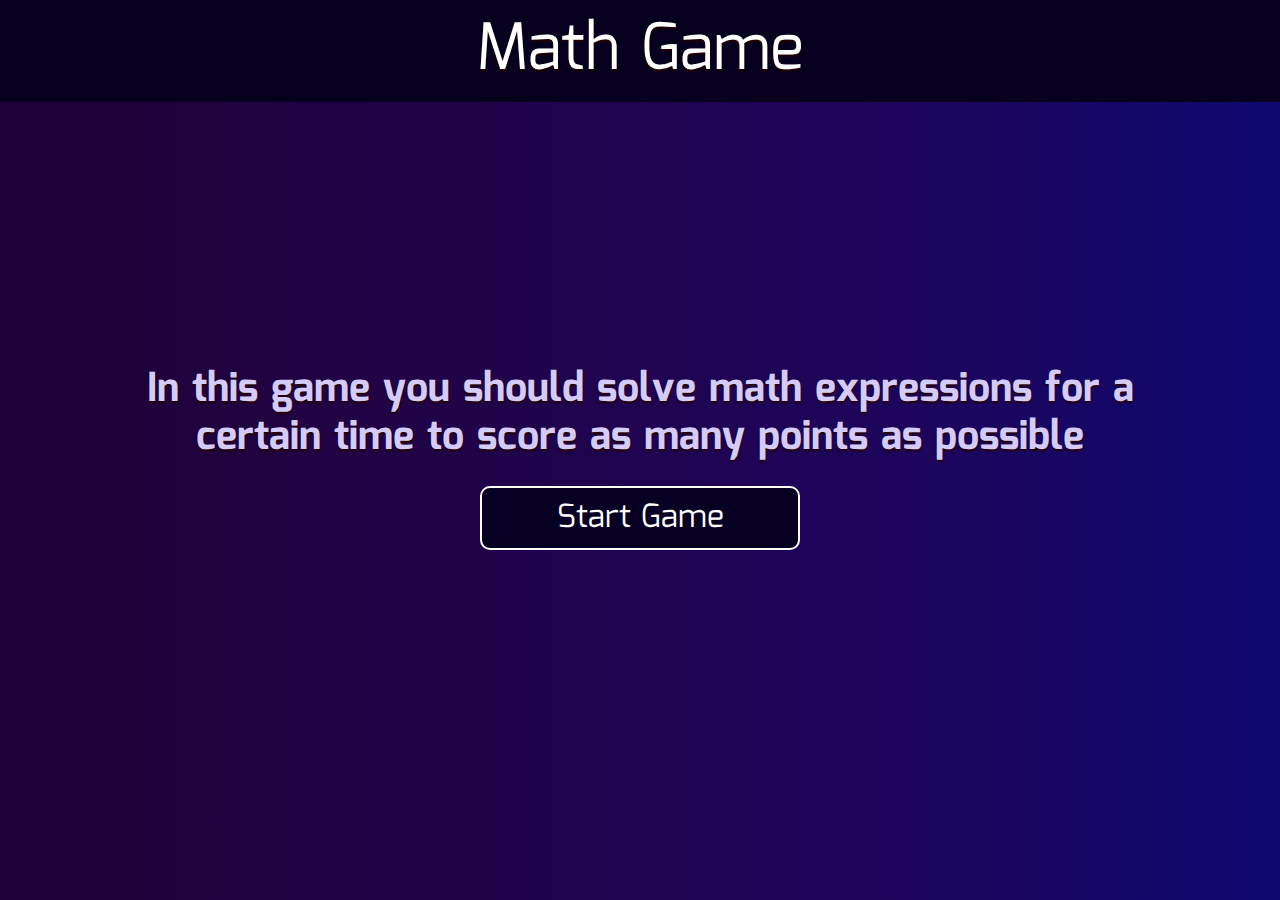
<file: index.html>
<!DOCTYPE html>
<html lang="en">

<head>
    <meta charset="UTF-8">
    <meta name="viewport" content="width=device-width, initial-scale=1.0">
    <link rel="stylesheet" href="style.css">
    <title>Document</title>
</head>

<body>

    <header id="game-header">
        <h1 class="l-heading">Math Game</h1>
    </header>

    <section id="game-description">
        <p class="lead">In this game you should solve math expressions for a certain time to score as many points as possible</p>
        <div class="m-1">
            <a href="game.html" class="btn">Start Game</a>
        </div>
    </section>

</body>

</html>
</file>
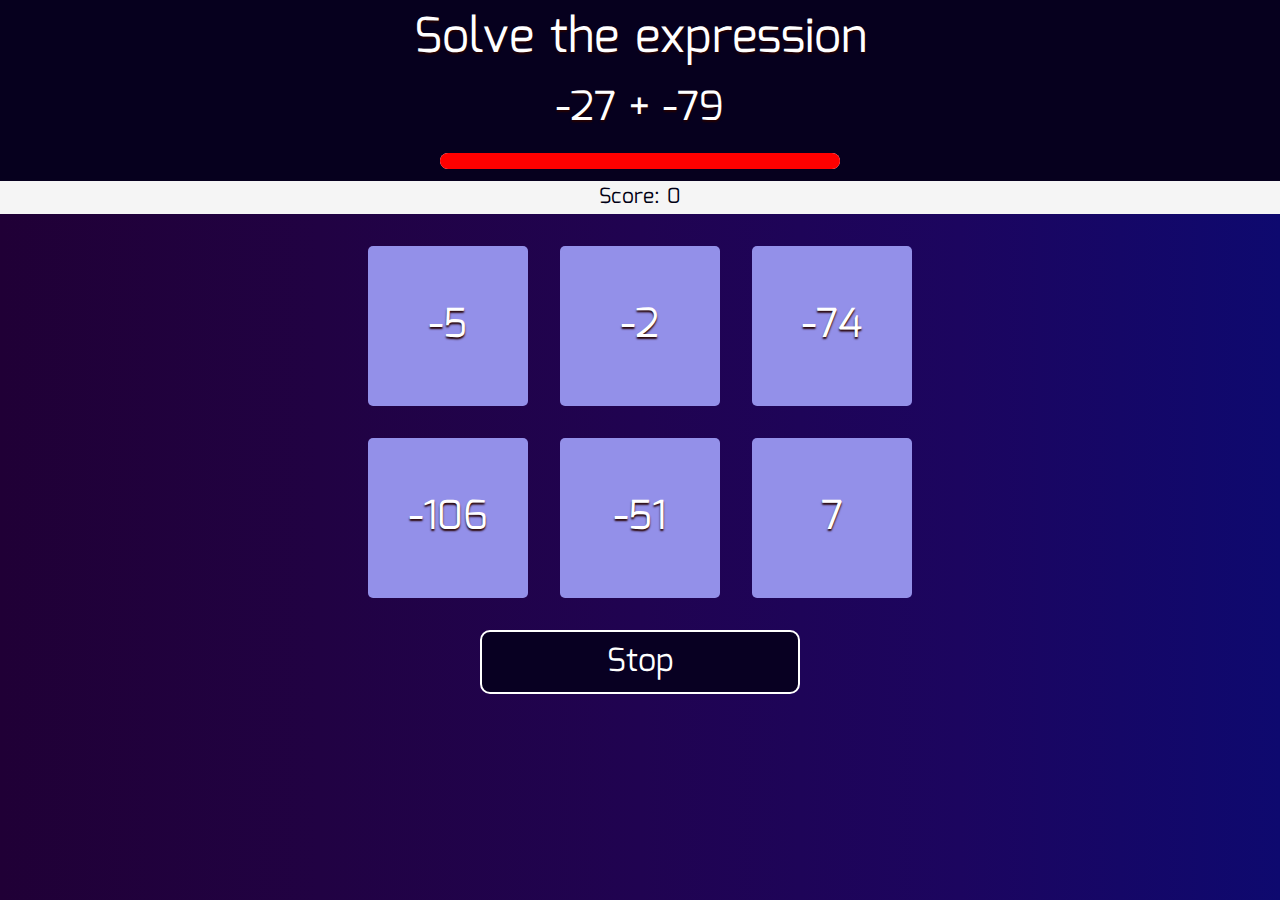
<file: game.html>
<!DOCTYPE html>
<html lang="en">

<head>
    <meta charset="UTF-8">
    <meta name="viewport" content="width=device-width, initial-scale=1.0">
    <link rel="stylesheet" href="style.css">
    <title>Math Game</title>
</head>

<body>

    <header id="game-header">
        <div class="container">
            <h1 class="m-heading">Solve the expression</h1>
            <p id="expression" class="lead">25 + 49</p>
            <div class="progress-border">
                <div id="progress" class="progress-red"></div>
            </div>
        </div>
        <span class="score">Score: <span id="score">0</span></span>
    </header>

    <section id="game-field">
        <div class="number lead">100</div>
        <div class="number lead">24</div>
        <div class="number lead">453</div>
        <div class="number lead">2</div>
        <div class="number lead">44</div>
        <div class="number lead">-10</div>
    </section>

    <a href="index.html" class="btn">Stop</a>

    <div id="lose">
        <div class="menu">
            <h2 class="m-heading">Game Over</h2>
            <span>Your score: <span id="end-score">5</span></span>
            <span>The best score: <span id="best-score">10</span></span>
            <button id="reset" class="btn">Play again</button>
            <a href="index.html" class="btn">Exit</a>
        </div>
    </div>

    <script src="app.js"></script>

</body>

</html>
</file>
<file: style.css>
/* Global */
@import url('https://fonts.googleapis.com/css2?family=Mina:wght@400;700&display=swap');
* {
    margin: 0;
    padding: 0;
    box-sizing: border-box;
    outline: none;
}

body {
    background: linear-gradient(to right, #200036, #210243, #200351, #1c055f, #0e096f);
    font-family: 'Mina', sans-serif;
}

html {
    font-size: 16px;
}

/* Utilities */
.l-heading {
    font-weight: 500;
    font-size: 4rem;
    text-shadow: 0px 2px 2px rgb(37, 1, 1)
}

.m-heading {
    font-weight: 500;
    font-size: 3rem;
    text-shadow: 0px 2px 2px rgb(37, 1, 1)
}

.lead {
    font-size: 2.5rem;
    padding: 0.5rem;
    line-height: 1.2;
    text-shadow: 0px 2px 2px rgb(37, 1, 1)
}

.m-1 {
    margin: 1rem;
}

.text-center {
    text-align: center;
}

.btn {
    margin: auto;
    justify-content: center;
    align-items: center;
    display: flex;
    font-weight: 500;
    text-decoration: none;
    color: white;
    width: 20rem;
    height: 4rem;
    padding: 0.2rem;
    border-radius: 10px;
    border: 2px solid white;
    font-size: 2rem;
    background: #080022;
}

.btn:hover {
    background: #0d0036;
}

.progress-border {
    width: 25rem;
    height: 1rem;
    margin: 0.75rem auto;
    background: white;
    border-radius: 8px;
}

.progress-red {
    transition: all 0.5s ease;
    width: 100%;
    height: 100%;
    background-color: red;
    border-radius: inherit;
}

/* Header */
#game-header {
    color: white;
    text-align: center;
    background: #06001e;
}

#game-header .score {
    display: block;
    background: whitesmoke;
    color: #000014;
    font-size: 1.3rem;
    width: 100%;
}

/* Description */
#game-description {
    height: 80vh;
    font-weight: 700;
    padding: 7%;
    color: #d4cbf8;
    display: flex;
    flex-direction: column;
    text-align: center;
    justify-content: center;
    align-items: center;
}

/* Game Field */
#game-field {
    display: flex;
    max-width: 40rem;
    margin: 1rem auto;
    justify-content:center;
    flex-wrap: wrap;

}

#game-field .number {
    display: flex;
    justify-content: center;
    align-items: center;
    width: 10rem;
    height: 10rem;
    padding: 1rem;
    color: white;
    background: rgb(147, 144, 233);
    border-radius: 5px;
    margin: 1rem;
}

#game-field .number:hover{
    cursor: pointer;
    background: #6e5ea8;
}

/* Lose */
#lose {
    color: white;
    font-weight: 600;
    width: 100%;
    height: 100%;            
    position: fixed;
    top: 0;
    left: 0;
    z-index: 1;
    display: flex;
    justify-content: center;
    align-items: center;
    background: rgba(147, 144, 233, 0.5);
    display: none;
}

#lose .menu {
    display: flex;
    text-align: center;
    flex-flow: column;
    padding: 2rem;
    background: #0f0022;
    border-radius: 10px;
}

#lose .menu .btn {
    margin-top: 1rem;
}

@media screen and (max-width: 600px) {
    html {
        font-size: 10px;
    }
    .lead {
        font-size: 2.2rem;
    }
}

@media screen and (max-width: 330px) {
    html {
        font-size: 9px;
    }
    .lead {
        font-size: 1.8rem;
    }
}
</file>
